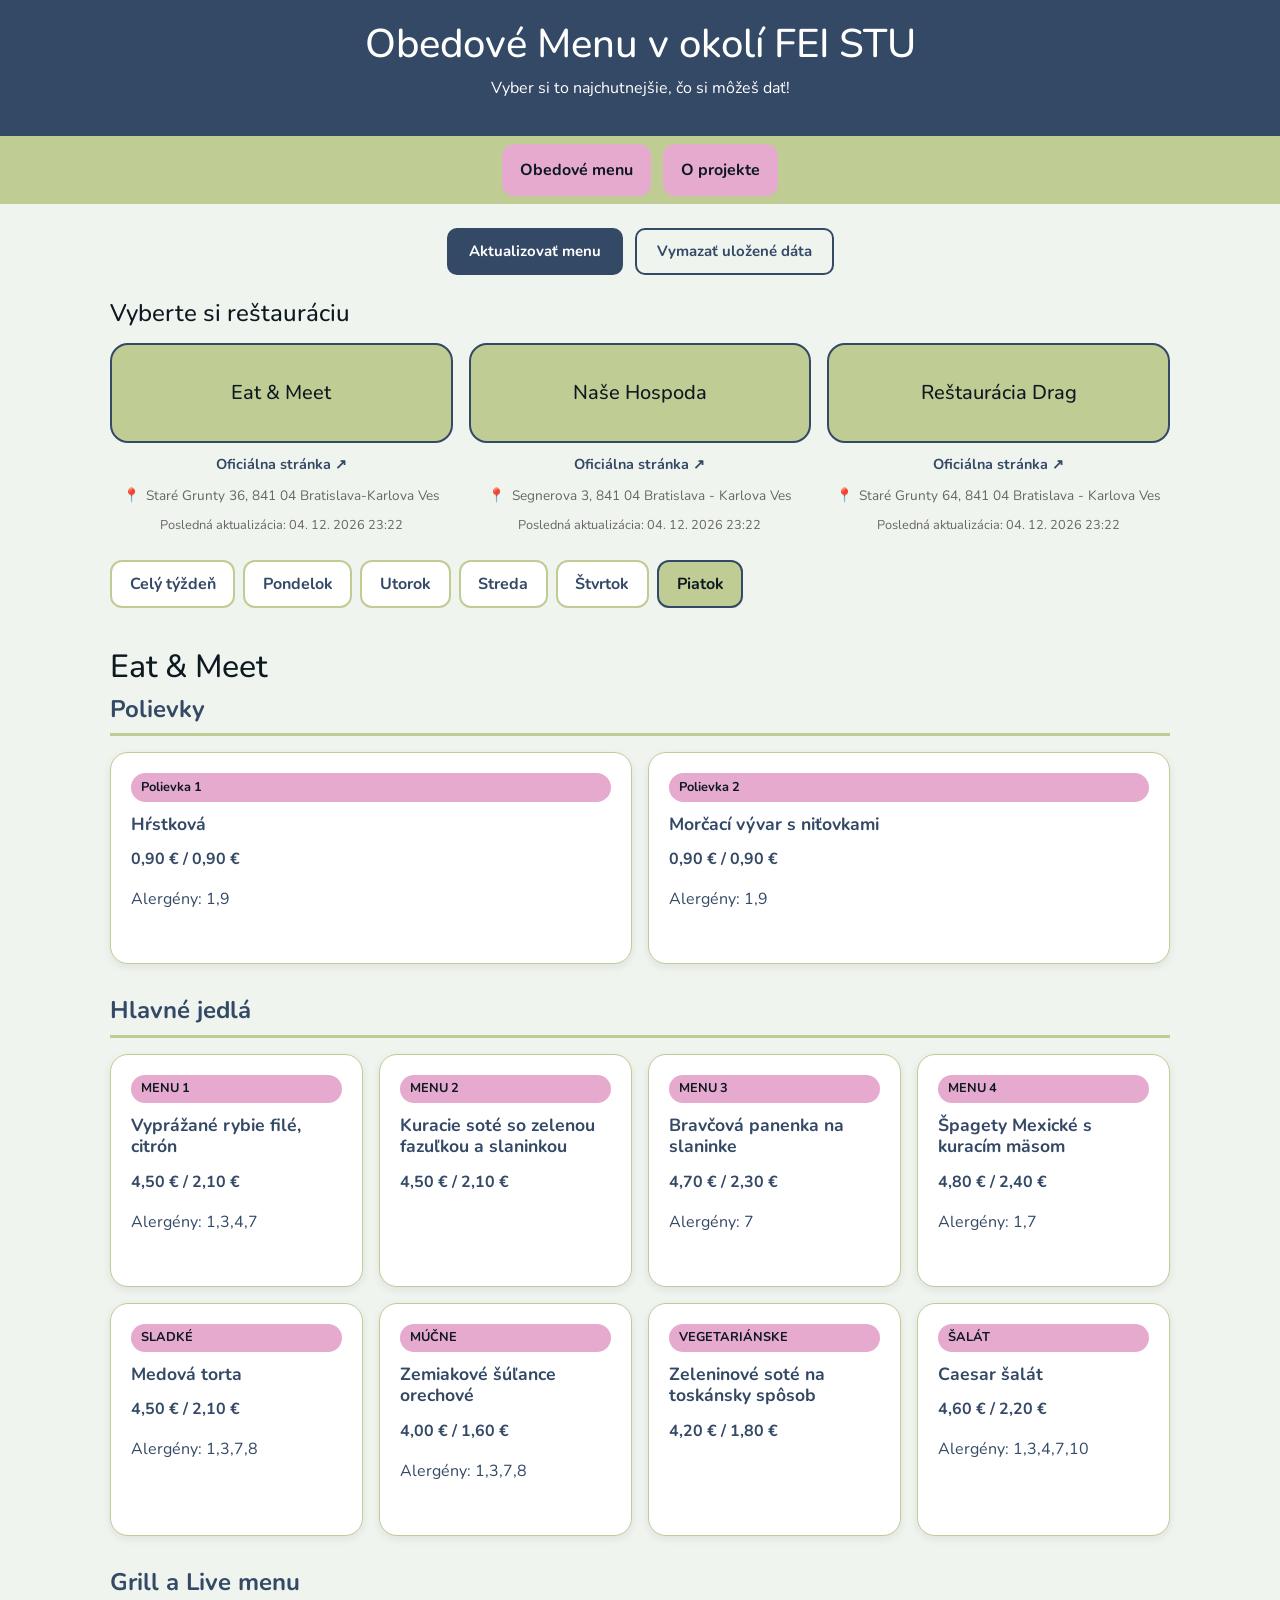
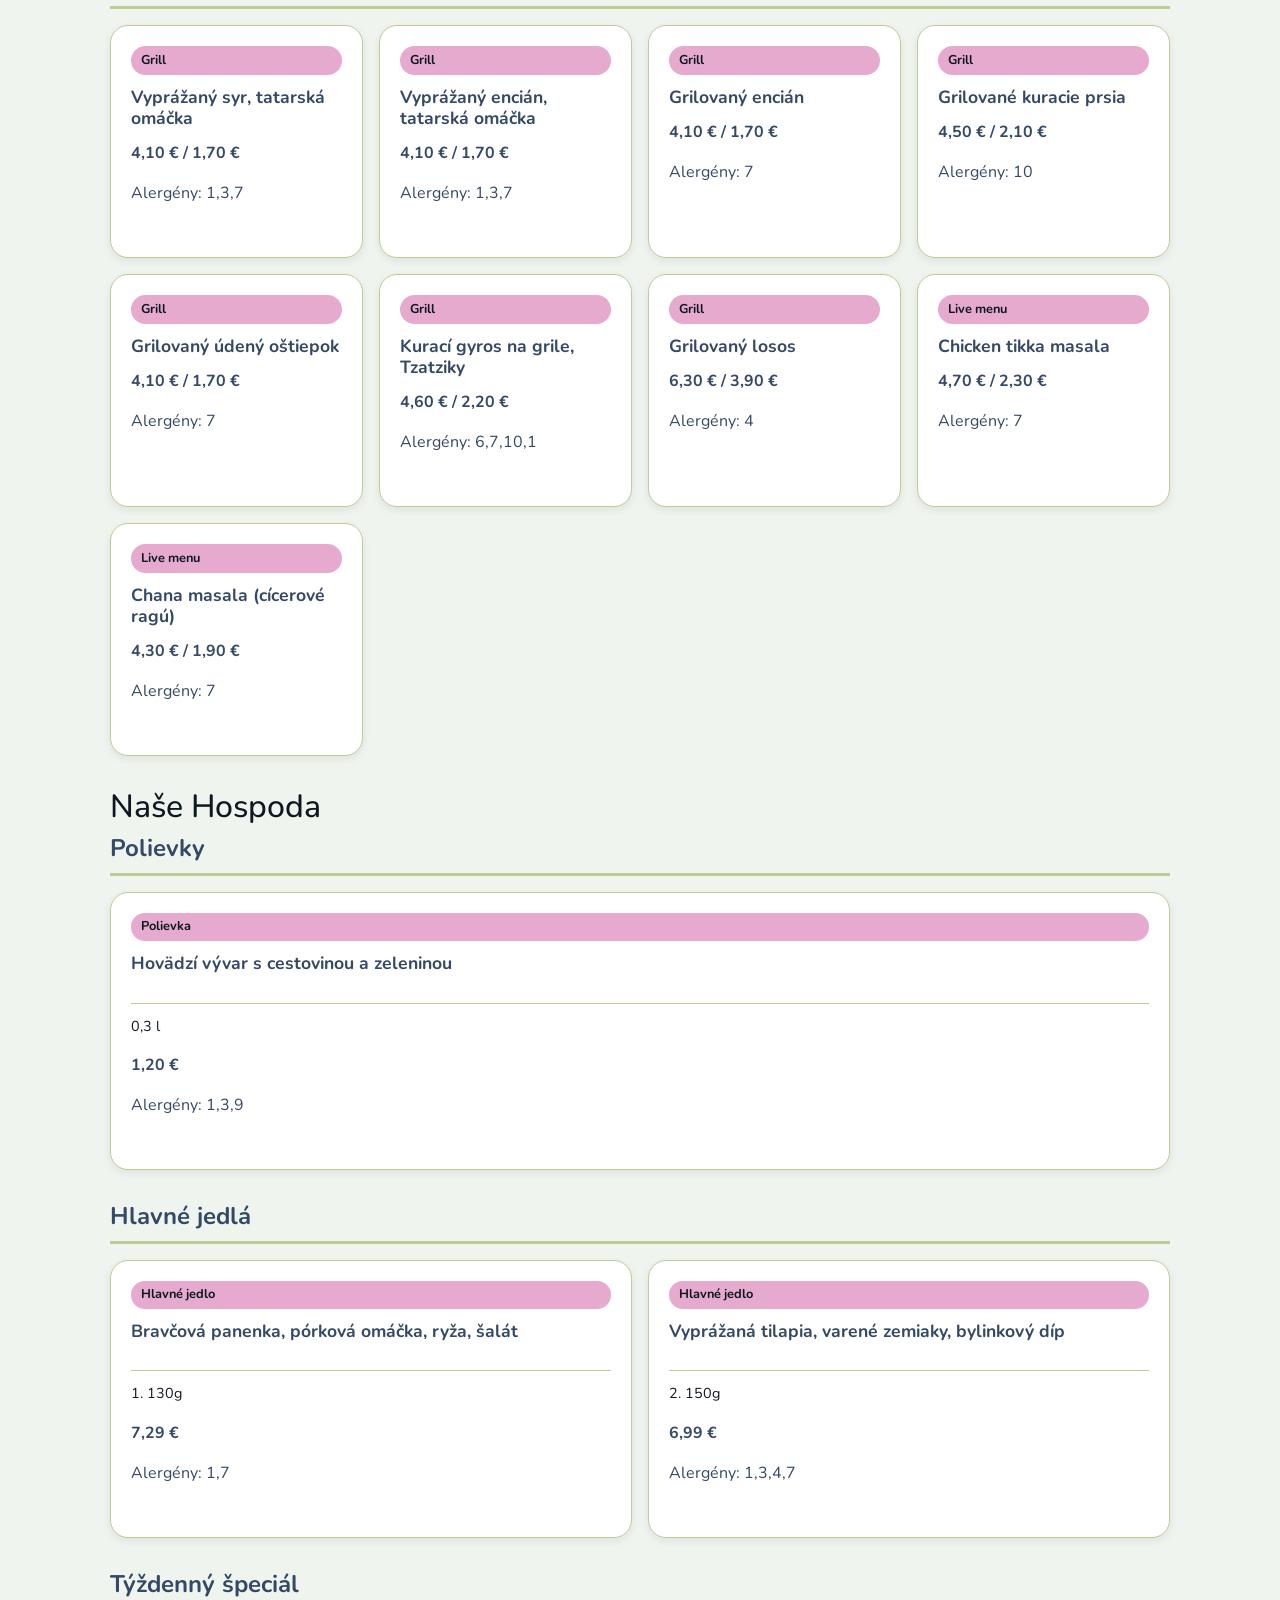
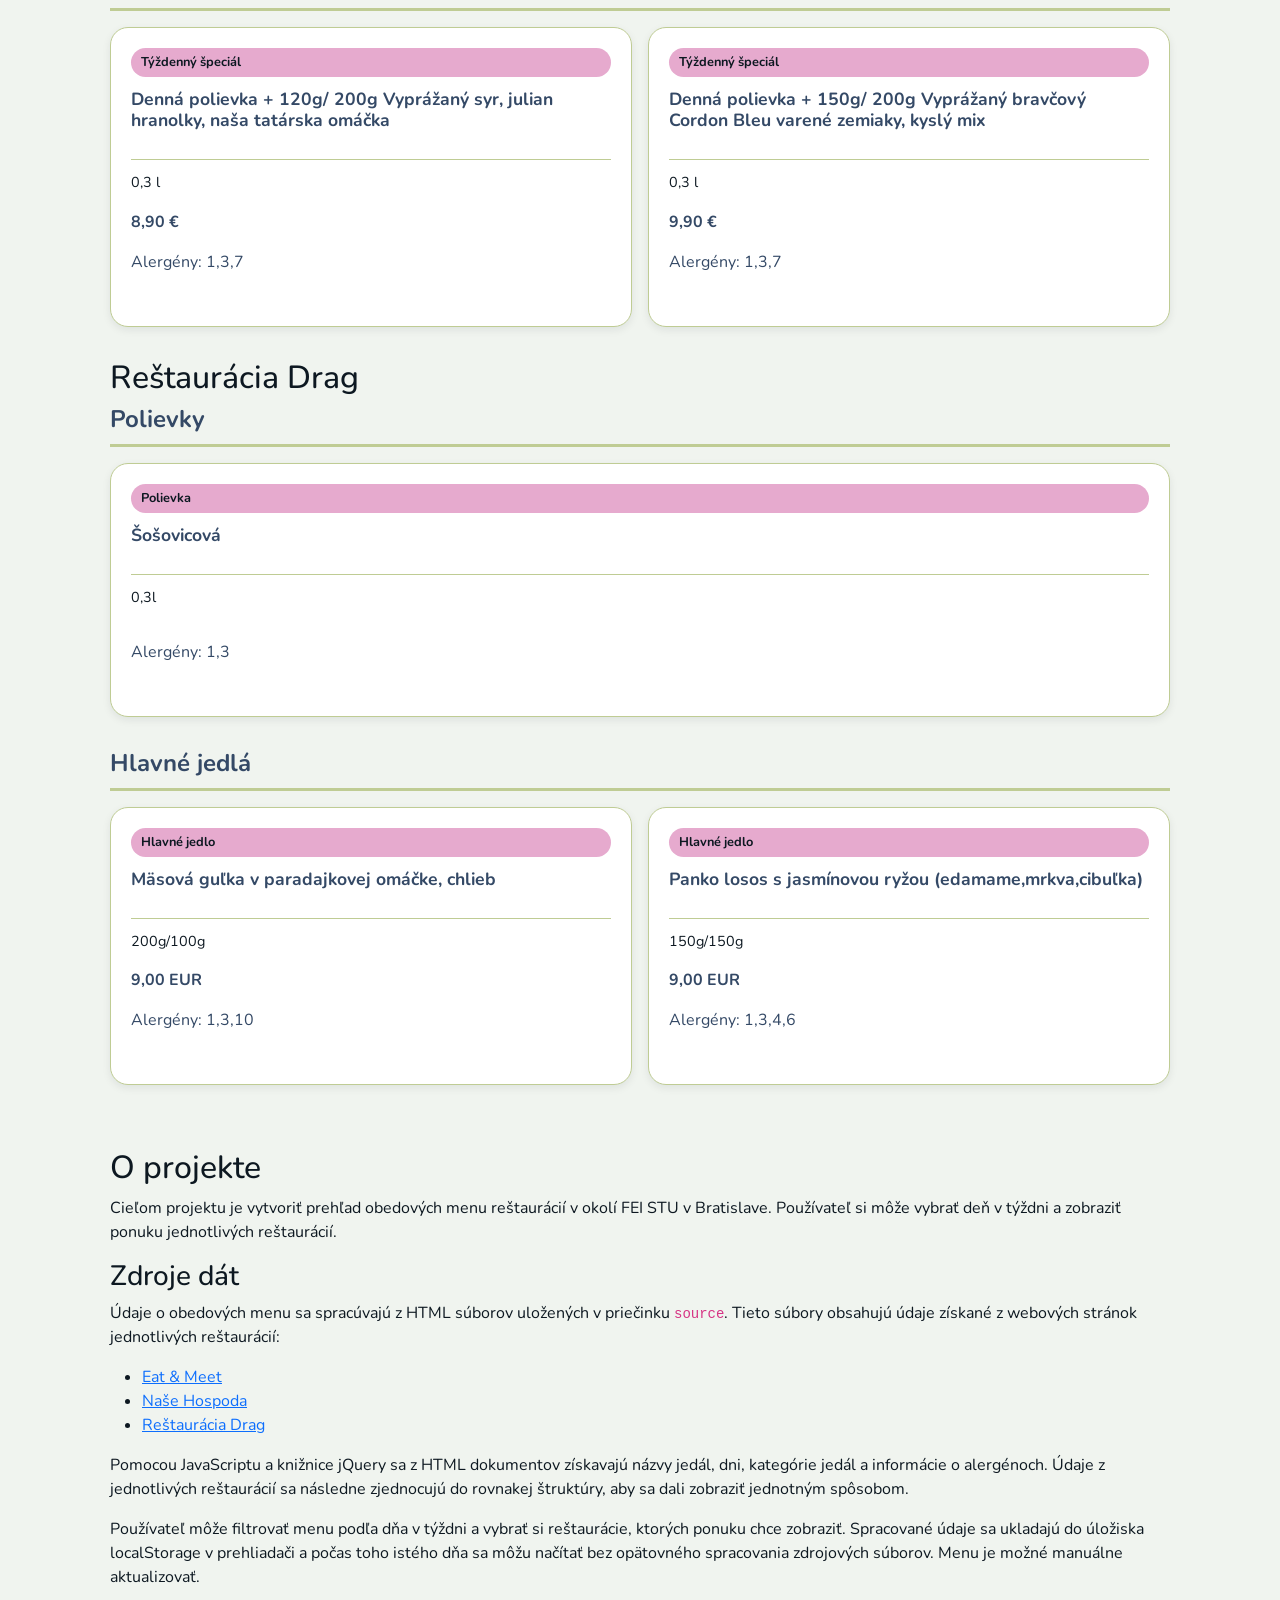
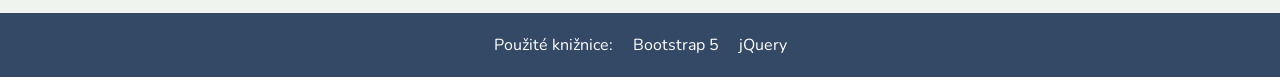
<file: index.html>
<!DOCTYPE html>
<html lang="sk">
<head>
    <meta charset="UTF-8">
    <meta name="viewport" content="width=device-width, initial-scale=1.0">
    <title>Obedové Menu</title>

    <link rel="icon" type="image/svg+xml" href="favicon.svg">

    <!-- Bootstrap CSS -->
    <link
    href="https://cdn.jsdelivr.net/npm/bootstrap@5.3.8/dist/css/bootstrap.min.css"
    rel="stylesheet">

    <link rel="stylesheet" href="css/style.css">
</head>
<body>
    <header>
        <div class="header-container">
            <div class="left">
                <h1>Obedové Menu v okolí FEI STU</h1>
            </div>
            
            <p class="slogan">Vyber si to najchutnejšie, čo si môžeš dať!</p>
        </div>
    </header>

    <button
        class="hamburger navbar-toggler"
        id="menu-toggle"
        type="button"
        aria-expanded="false"
        aria-controls="main-nav"
        aria-label="Otvoriť navigáciu"
    >
        ☰
    </button>

    <nav class="main-nav navbar navbar-expand-md" id="main-nav"
        aria-label="Hlavná navigácia">
        <div class="container">
            <ul>
                <li><a class="nav-link" href="#menu-section">Obedové menu</a></li>
                <li><a class="nav-link" href="#about">O projekte</a></li>
            </ul>
        </div>
    </nav>

    <main>
        <section id="restaurant-selection">
            <div id="restaurant-selector" class="restaurant-selector" aria-label="Výber reštaurácie">

                <div class="menu-actions">
                    <button type="button" id="refresh-menu">
                        Aktualizovať menu
                    </button>

                    <button type="button" id="clear-menu-cache">
                        Vymazať uložené dáta
                    </button>
                    </div>

                    <p id="menu-loading" hidden>
                    Načítavam menu...
                    </p>

                <h2 class="h4 mb-3">Vyberte si reštauráciu</h2>

                <div id="restaurants-container" class="row g-3">
                    <!-- listings are generated by JavaScript -->
                </div>
    
            </div>            
        </section>

        <!-- display the menu -->
        <section id="menu-section">
             <div id="day-selector" class="day-selector" aria-label="Výber dňa v týždni">
                <button type="button" id="week-view-toggle" class="day-button">
                    Celý týždeň
                </button>
                <button type="button" class="day-button"
                        data-day="1">Pondelok</button>
                <button type="button" class="day-button"
                        data-day="2">Utorok</button>
                <button type="button" class="day-button"
                        data-day="3">Streda</button>
                <button type="button" class="day-button"
                        data-day="4">Štvrtok</button>
                <button type="button" class="day-button"
                        data-day="5">Piatok</button>
            </div>

            <div id="meals-container">
                
            </div>
        </section>

        <section id="about">
            <div class="about-container">
                <h2>O projekte</h2>

                <p>
                    Cieľom projektu je vytvoriť prehľad obedových menu
                    reštaurácií v okolí FEI STU v Bratislave. Používateľ
                    si môže vybrať deň v týždni a zobraziť ponuku
                    jednotlivých reštaurácií.
                </p>

                <h3>Zdroje dát</h3>

                <p>
                    Údaje o obedových menu sa spracúvajú z HTML súborov
                    uložených v priečinku <code>source</code>. Tieto súbory
                    obsahujú údaje získané z webových stránok jednotlivých
                    reštaurácií:
                </p>
                <ul>
                    <li>
                        <a href="https://eatandmeet.sk/" target="_blank"
                        rel="noopener noreferrer">
                            Eat &amp; Meet
                        </a>
                    </li>
                    <li>
                        <a href="https://www.nasehospoda-karloveska.sk/"
                        target="_blank" rel="noopener noreferrer">
                            Naše Hospoda
                        </a>
                    </li>
                    <li>
                        <a href="https://www.restauracia-drag.sk/restauracia-drag"
                        target="_blank" rel="noopener noreferrer">
                            Reštaurácia Drag
                        </a>
                    </li>
                </ul>

                <p>
                    Pomocou JavaScriptu a knižnice jQuery sa z HTML
                    dokumentov získavajú názvy jedál, dni, kategórie
                    jedál a informácie o alergénoch. Údaje z jednotlivých
                    reštaurácií sa následne zjednocujú do rovnakej štruktúry,
                    aby sa dali zobraziť jednotným spôsobom.
                </p>

                <p>
                    Používateľ môže filtrovať menu podľa dňa v týždni
                    a vybrať si reštaurácie, ktorých ponuku chce zobraziť.
                    Spracované údaje sa ukladajú do úložiska localStorage
                    v prehliadači a počas toho istého dňa sa môžu načítať
                    bez opätovného spracovania zdrojových súborov.
                    Menu je možné manuálne aktualizovať.
                </p>

            </div>
        </section>

    </main>

    <footer>
        <div class="footer-content">
            <p>Použité knižnice:</p>

            <ul class="libraries">
                <li>
                    <a href="https://getbootstrap.com/"
                    target="_blank"
                    rel="noopener noreferrer">
                        Bootstrap 5
                    </a>
                </li>
                <li>
                    <a href="https://jquery.com/"
                    target="_blank"
                    rel="noopener noreferrer">
                        jQuery
                    </a>
                </li>
            </ul>
        </div>
    </footer>


    <!-- jQuery -->
    <script src="https://code.jquery.com/jquery-3.7.1.min.js"></script>

    <!-- Bootstrap JavaScript -->
    <script
        src="https://cdn.jsdelivr.net/npm/bootstrap@5.3.8/dist/js/bootstrap.bundle.min.js">
    </script>

    <!-- JavaScript -->
    <script src="js/script.js"></script>
</body>
</html>
</file>
<file: css/style.css>
* {
  box-sizing: border-box;
}

:root {
  --color-primary: #BFCC94;
  --color-background: #F0F4EF;
  --color-accent: #E6AACE;
  --color-secondary: #344966;
  --color-text: #0D1821;
  --color-active: #8CA9A0;

  --color-surface: #FFFFFF;
  --color-border: var(--color-primary);
  --color-hover: #E7ECD9;
  --color-header-text: var(--color-surface);

  --radius-card: 18px;
  --radius-button: 12px;
  --transition-default: 0.2s ease;
}
@font-face {
    font-family: 'Nunito';
    src: url('../fonts/Nunito-Regular.woff2') format('woff2');
    font-weight: 400;
}
@font-face {
    font-family: 'Nunito';
    src: url('../fonts/Nunito-Medium.woff2') format('woff2');
    font-weight: 500;
}
@font-face {
    font-family: 'Nunito';
    src: url('../fonts/Nunito-Bold.woff2') format('woff2');
    font-weight: 700;
}
@font-face {
    font-family: 'Nunito';
    src: url('../fonts/Nunito-BoldItalic.woff2') format('woff2');
    font-weight: 700;
    font-style: italic;
}
@font-face {
    font-family: 'Nunito';
    src: url('../fonts/Nunito-Italic.woff2') format('woff2');
    font-style: italic;
}

body {
  margin: 0;
  font-family: 'Nunito', Helvetica;
  background-color: var(--color-background);
  color: var(--color-text);
}

header,
footer {
  background-color: var(--color-secondary);
  color: var(--color-header-text);
  padding: 20px 24px;
  text-align: center;
}

.footer-content {
  display: flex;
  align-items: center;
  justify-content: center;
  gap: 20px;
}

.footer-content p {
  margin: 0;
}

.libraries {
  list-style: none;
  display: flex;
  gap: 20px;
  padding: 0;
  margin: 0;
}

.libraries a {
  color: var(--color-header-text);
  text-decoration: none;
}

.libraries a:hover {
  text-decoration: underline;
}

.header-content {
  max-width: 1100px;
  margin: 0 auto;
  display: flex;
  align-items: center;
  gap: 14px;
}

.header-title h1 {
  margin: 0;
  font-size: 26px;
}

.header-title p {
  margin: 5px 0 0;
  color: var(--color-background);
}

.menu-actions {
    display: flex;
    justify-content: center;
    align-items: center;
    flex-wrap: wrap;
    gap: 12px;
    margin: 24px 0;
}

.menu-actions button {
    padding: 10px 20px;
    border: 2px solid #344966;
    border-radius: 10px;
    font-family: inherit;
    font-size: 15px;
    font-weight: 600;
    cursor: pointer;
    transition:
        background-color 0.2s ease,
        color 0.2s ease,
        transform 0.2s ease,
        box-shadow 0.2s ease;
}

/* Refresh button */
#refresh-menu {
    background-color: #344966;
    color: #ffffff;
}

#refresh-menu:hover {
    background-color: #26384f;
    transform: translateY(-2px);
    box-shadow: 0 4px 10px rgba(52, 73, 102, 0.2);
}

/* Clear button */
#clear-menu-cache {
    background-color: transparent;
    color: #344966;
}

#clear-menu-cache:hover {
    background-color: var(--color-accent);
    border-color: var(--color-accent);
    transform: translateY(-2px);
}

.menu-actions button:active {
    transform: translateY(0);
}

.menu-actions button:disabled {
    opacity: 0.6;
    cursor: wait;
    transform: none;
    box-shadow: none;
}

/* Navigation */
.main-nav {
    background-color: var(--color-primary);
    padding: 0.5rem 0;
}

.main-nav .container {
    display: flex;
    justify-content: center;
    align-items: center;
}

.main-nav ul {
    display: flex;
    justify-content: center;
    align-items: center;
    gap: 0.75rem;
    list-style: none;
    padding: 0;
    margin: 0;
}

.main-nav li {
    flex: 0 1 180px;
}

.main-nav .nav-link {
    white-space: nowrap;
    display: block;
    padding: 0.75rem 1rem;
    border: 2px solid transparent;
    border-radius: var(--radius-button);
    background-color: var(--color-accent);
    color: var(--color-text);
    text-align: center;
    text-decoration: none;
    font-weight: 600;
    transition:
        background-color var(--transition-default),
        transform var(--transition-default);
}

.main-nav .nav-link:hover {
    background-color: #D98DB9;
    transform: translateY(-2px);
}


main {
  max-width: 1100px;
  margin: 24px auto;
  padding: 0 20px;
}

/* Restaurant selection */
.restaurant-card {
  display: flex;
  align-items: center;
  justify-content: center;
  min-height: 100px;
  padding: 1.25rem;
  border: 2px solid var(--color-border);
  border-radius: var(--radius-card);
  background-color: var(--color-surface);
  color: var(--color-text);
  cursor: pointer;
  transition:
    background-color var(--transition-default),
    border-color var(--transition-default),
    transform var(--transition-default);
}

.restaurant-card:hover {
  background-color: var(--color-hover);
  border-color: var(--color-secondary);
  transform: translateY(-3px);
}

.restaurant-card.active {
  background-color: var(--color-primary);
  border-color: var(--color-secondary);
  color: var(--color-text);
}

.restaurant-card h3 {
  margin: 0;
}

/* Day selection */
.day-selector {
  display: flex;
  flex-wrap: wrap;
  gap: 0.5rem;
  margin: 1.5rem 0;
}

.day-button {
  padding: 0.65rem 1.1rem;
  border: 2px solid var(--color-border);
  border-radius: var(--radius-button);
  background-color: var(--color-surface);
  color: var(--color-secondary);
  font-weight: 600;
  cursor: pointer;
  transition:
    background-color var(--transition-default),
    color var(--transition-default),
    border-color var(--transition-default);
}

.day-button:hover {
  background-color: var(--color-hover);
  border-color: var(--color-secondary);
}

.day-button.active {
  background-color: var(--color-primary);
  border-color: var(--color-secondary);
  color: var(--color-text);
}

.restaurant-card:focus-visible,
.day-button:focus-visible {
  outline: 3px solid var(--color-accent);
  outline-offset: 3px;
}

/* Main menu area */
#meals-container {
  padding: 1rem 0 2rem;
}

.menu-empty-selection,
.cache-cleared-message,
.menu-unavailable
{
  text-align: center;
  margin: auto;
  padding: 1rem;
  border-radius: var(--radius-button);
  border: 1px solid var(--color-secondary);
  background-color: var(--color-surface);
}

.menu-category {
  margin-bottom: 2rem;
}

.menu-category-title {
  margin-bottom: 1rem;
  padding-bottom: 0.6rem;
  border-bottom: 3px solid var(--color-primary);
  color: var(--color-secondary);
  font-size: 1.5rem;
  font-weight: 700;
}

/* Meal cards */
.meals-grid {
  display: grid;
  grid-template-columns: repeat(auto-fit, minmax(250px, 1fr));
  gap: 1rem;
}

.meal-card {
  height: 100%;
  padding: 1.25rem;
  border: 1px solid var(--color-border);
  border-radius: var(--radius-card);
  background-color: var(--color-surface);
  color: var(--color-text);
  box-shadow: 0 3px 8px rgb(13 24 33 / 8%);
  transition:
    transform var(--transition-default),
    box-shadow var(--transition-default);
}

.meal-card:hover {
  transform: scale(1.025);
  box-shadow: 0 8px 18px rgb(13 24 33 / 14%);
}

.meal-card-title {
  margin-bottom: 0.75rem;
  color: var(--color-secondary);
  font-size: 1.1rem;
  font-weight: 700;
}

.meal-card-type {
  display: inline-block;
  margin-bottom: 0.75rem;
  padding: 0.3rem 0.65rem;
  border-radius: 999px;
  background-color: var(--color-accent);
  color: var(--color-text);
  font-size: 0.8rem;
  font-weight: 600;
}

.meal-card-details {
  display: flex;
  flex-wrap: wrap;
  justify-content: space-between;
  gap: 0.5rem;
  margin-top: 1rem;
  padding-top: 0.75rem;
  border-top: 1px solid var(--color-border);
  font-size: 0.9rem;
}

.meal-card-price {
  color: var(--color-secondary);
  font-weight: 700;
}

.meal-card-allergens {
  color: var(--color-secondary);
}

.restaurant-updated {
    margin: 0;
    color: #666;
    font-size: 0.8rem;
    text-align: center;
}

.restaurant-option {
  display: flex;
  flex-direction: column;
  align-items: center;
  gap: 0.65rem;
  height: 100%;
}

.restaurant-link {
  color: var(--color-secondary);
  font-size: 0.9rem;
  font-weight: 700;
  text-decoration: none;
  transition: color var(--transition-default);
}

.restaurant-link:hover {
  color: #6D4270;
  text-decoration: underline;
}

.restaurant-address {
  display: flex;
  justify-content: center;
  gap: 0.4rem;
  margin: 0;
  color: #666;
  font-size: 0.85rem;
  text-align: center;
}

/* Hamburger menu */
.hamburger {
    display: none;
    padding: 0.5rem 0.75rem;
    border: 2px solid var(--color-primary);
    border-radius: var(--radius-button);
    background-color: var(--color-secondary);
    color: var(--color-surface);
    font-size: 1.5rem;
    line-height: 1;
    cursor: pointer;
}

.hamburger:hover,
.hamburger:focus,
.hamburger:active {
    background-color: var(--color-hover);
    color: var(--color-text);
    box-shadow: none;
}

.hamburger:focus-visible {
    outline: 3px solid var(--color-accent);
    outline-offset: 3px;
}

/* About project */
.about-section {
    padding: 3rem 0;
    background-color: var(--color-background);
    color: var(--color-text);
}

.about-section h2 {
    margin-bottom: 1.5rem;
    text-align: center;
}

.about-section h3 {
    margin-top: 1.75rem;
    margin-bottom: 0.75rem;
    color: var(--color-secondary);
}

.about-section p {
    line-height: 1.7;
    margin-bottom: 1rem;
}

.about-section ul {
    padding-left: 1.5rem;
    margin-bottom: 1.25rem;
}

.about-section li {
    margin-bottom: 0.5rem;
    line-height: 1.6;
}

.about-section a {
    color: var(--color-secondary);
    text-decoration: underline;
    text-underline-offset: 3px;
    transition: color var(--transition-default);
}

.about-section a:hover {
    color: var(--color-accent);
}

.about-section code {
    padding: 0.15rem 0.35rem;
    border-radius: 4px;
    background-color: var(--color-primary);
    color: var(--color-text);
}

@media (prefers-reduced-motion: reduce) {
  .meal-card,
  .restaurant-card,
  .day-button {
    transition: none;
  }

  .meal-card:hover,
  .restaurant-card:hover {
    transform: none;
  }
}

@media (max-width: 768px) {
  header,
  footer {
    padding: 16px;
  }

  html,
  body {
      overflow-x: hidden;
  }

  main {
    margin: 16px auto;
    padding: 0 12px;
  }

  .hamburger {
        display: block;
        margin: 0.75rem auto;
    }
  .main-nav {
    display: none;
  }

  .main-nav.open {
      display: block;
  }

  .main-nav .container {
        padding-left: 0.75rem;
        padding-right: 0.75rem;
    }

  .main-nav ul {
      flex-direction: column;
      width: 100%;
      gap: 0.5rem;
  }

  .main-nav li {
      flex: none;
      width: 100%;
  }

  .main-nav .nav-link {
      width: 100%;
      padding: 0.75rem 1rem;
      white-space: nowrap;
  }

  .header-title h1 {
    font-size: 1.3rem;
  }

  .menu-actions {
        flex-direction: column;
        align-items: stretch;
    }

    .menu-actions button {
        width: 100%;
    }

  .footer-content,
  .libraries {
    flex-direction: column;
    gap: 10px;
    text-align: center;
  }

  .meals-grid {
    grid-template-columns: 1fr;
  }
}
</file>
